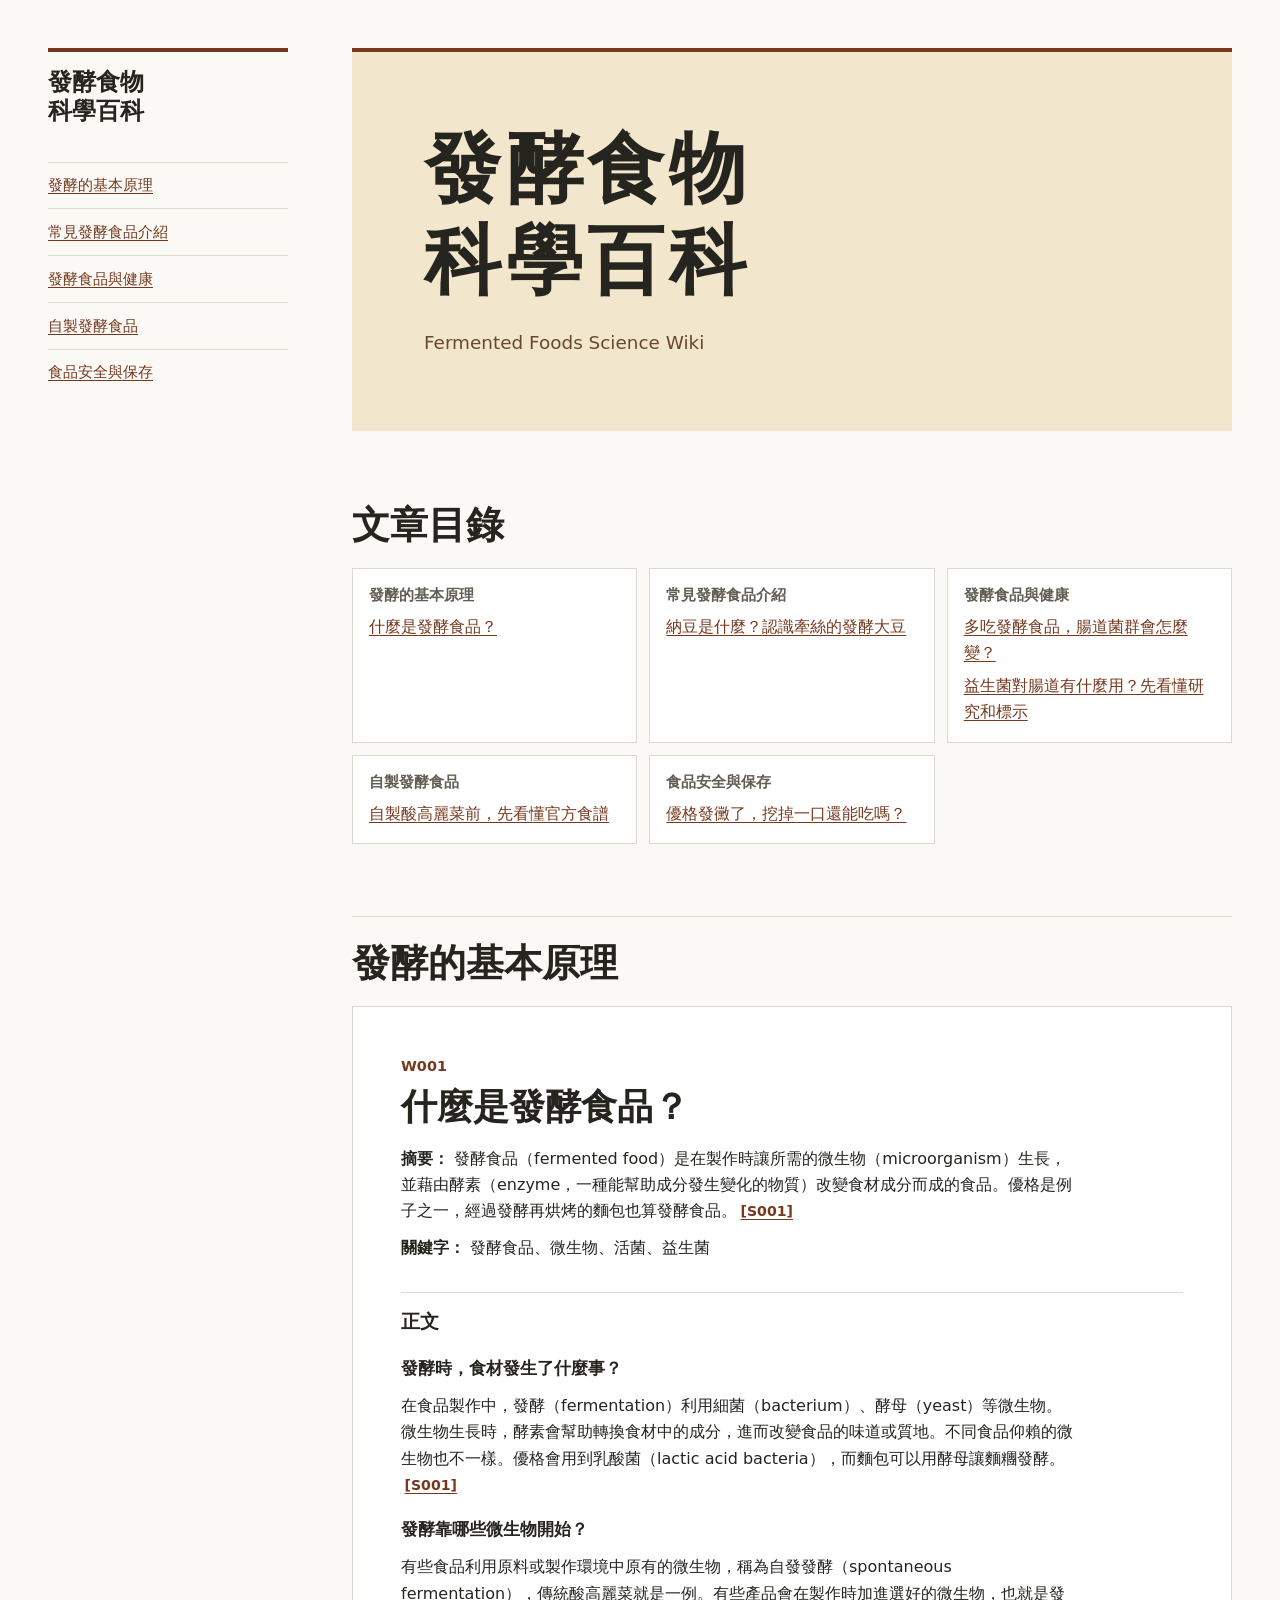
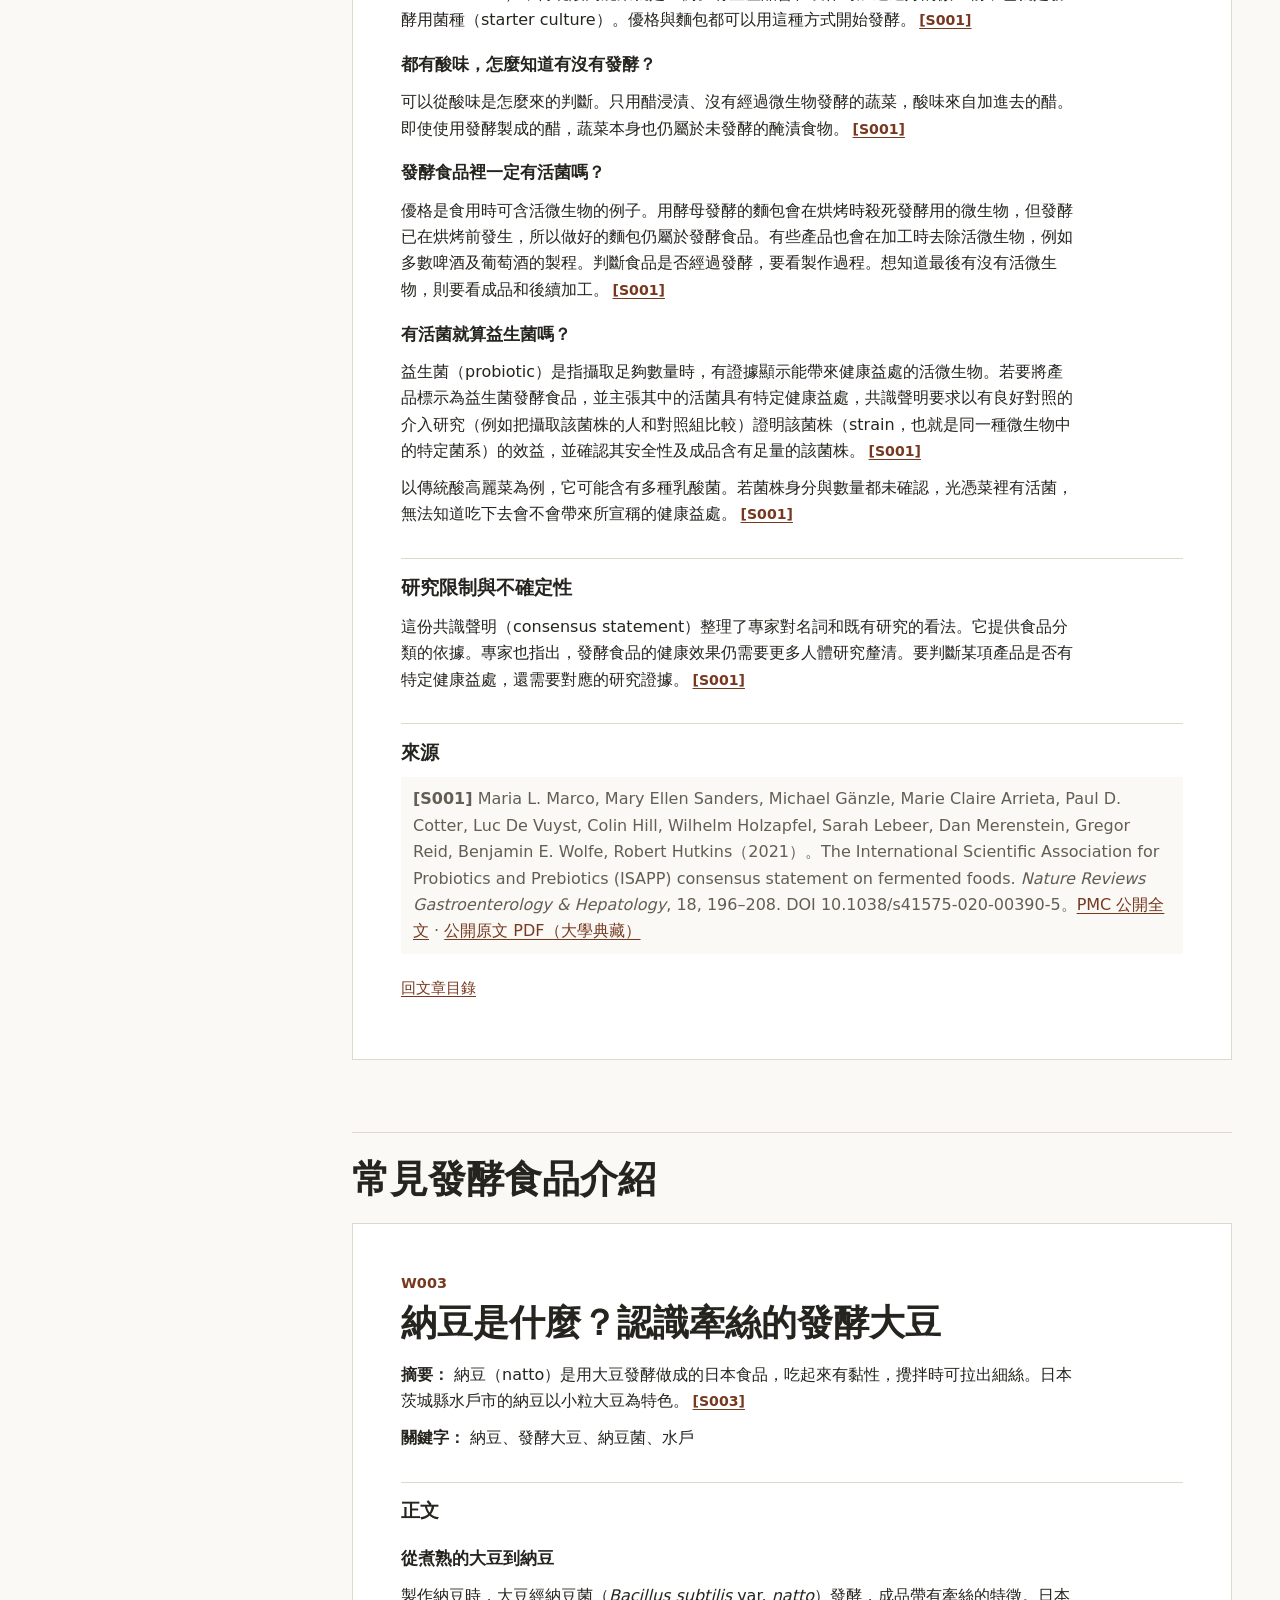
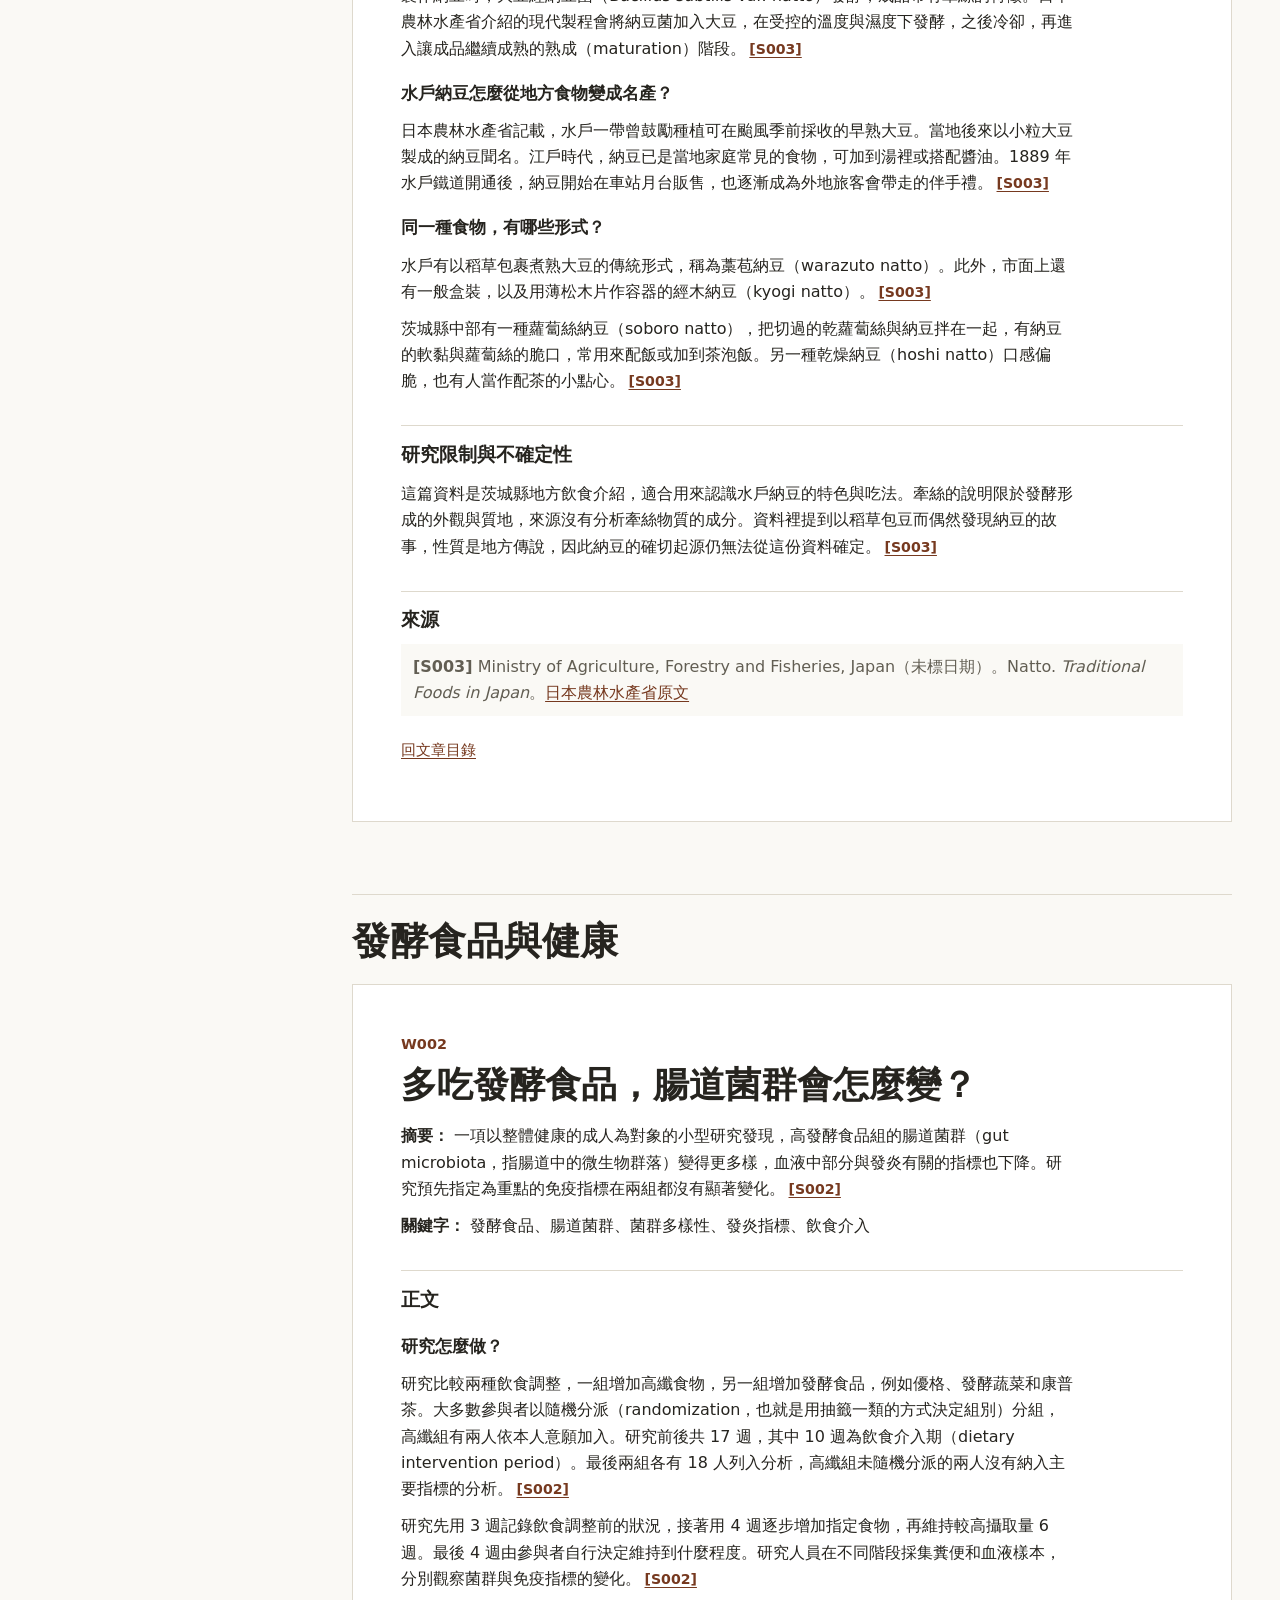
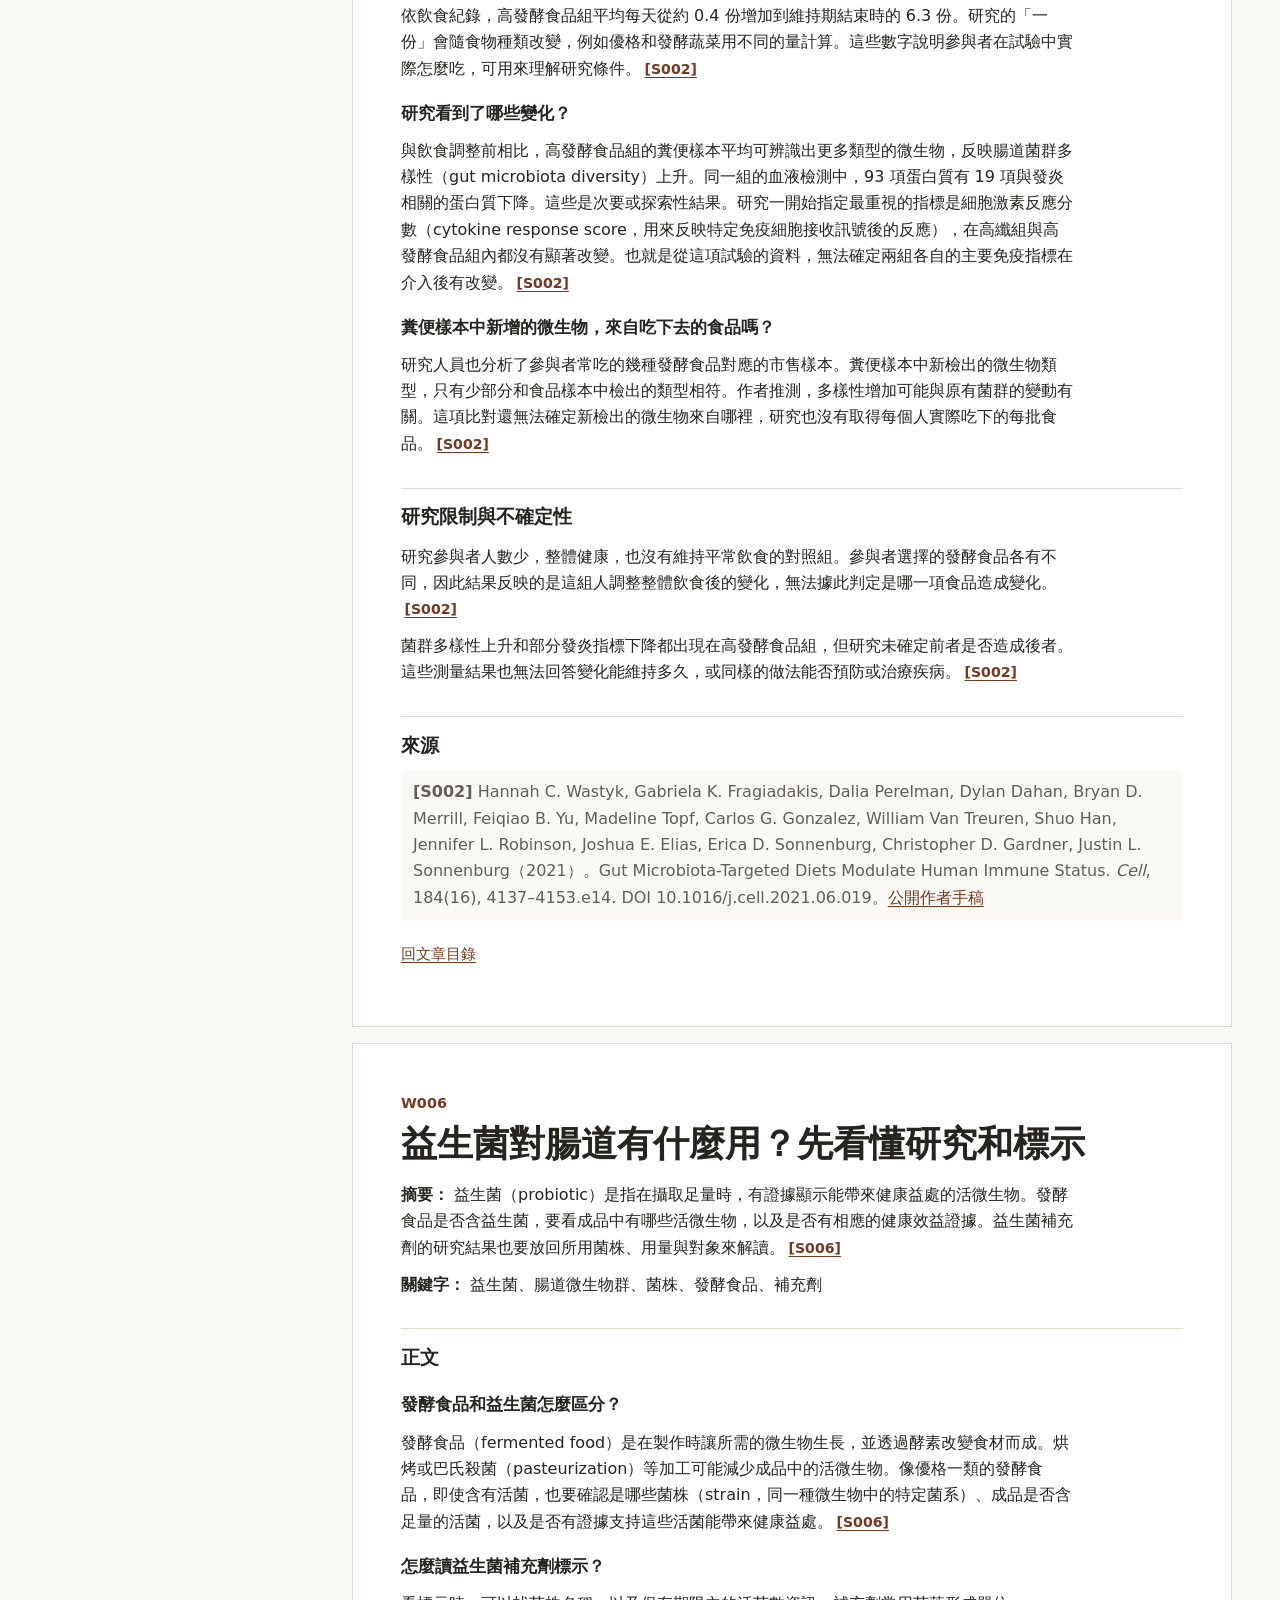
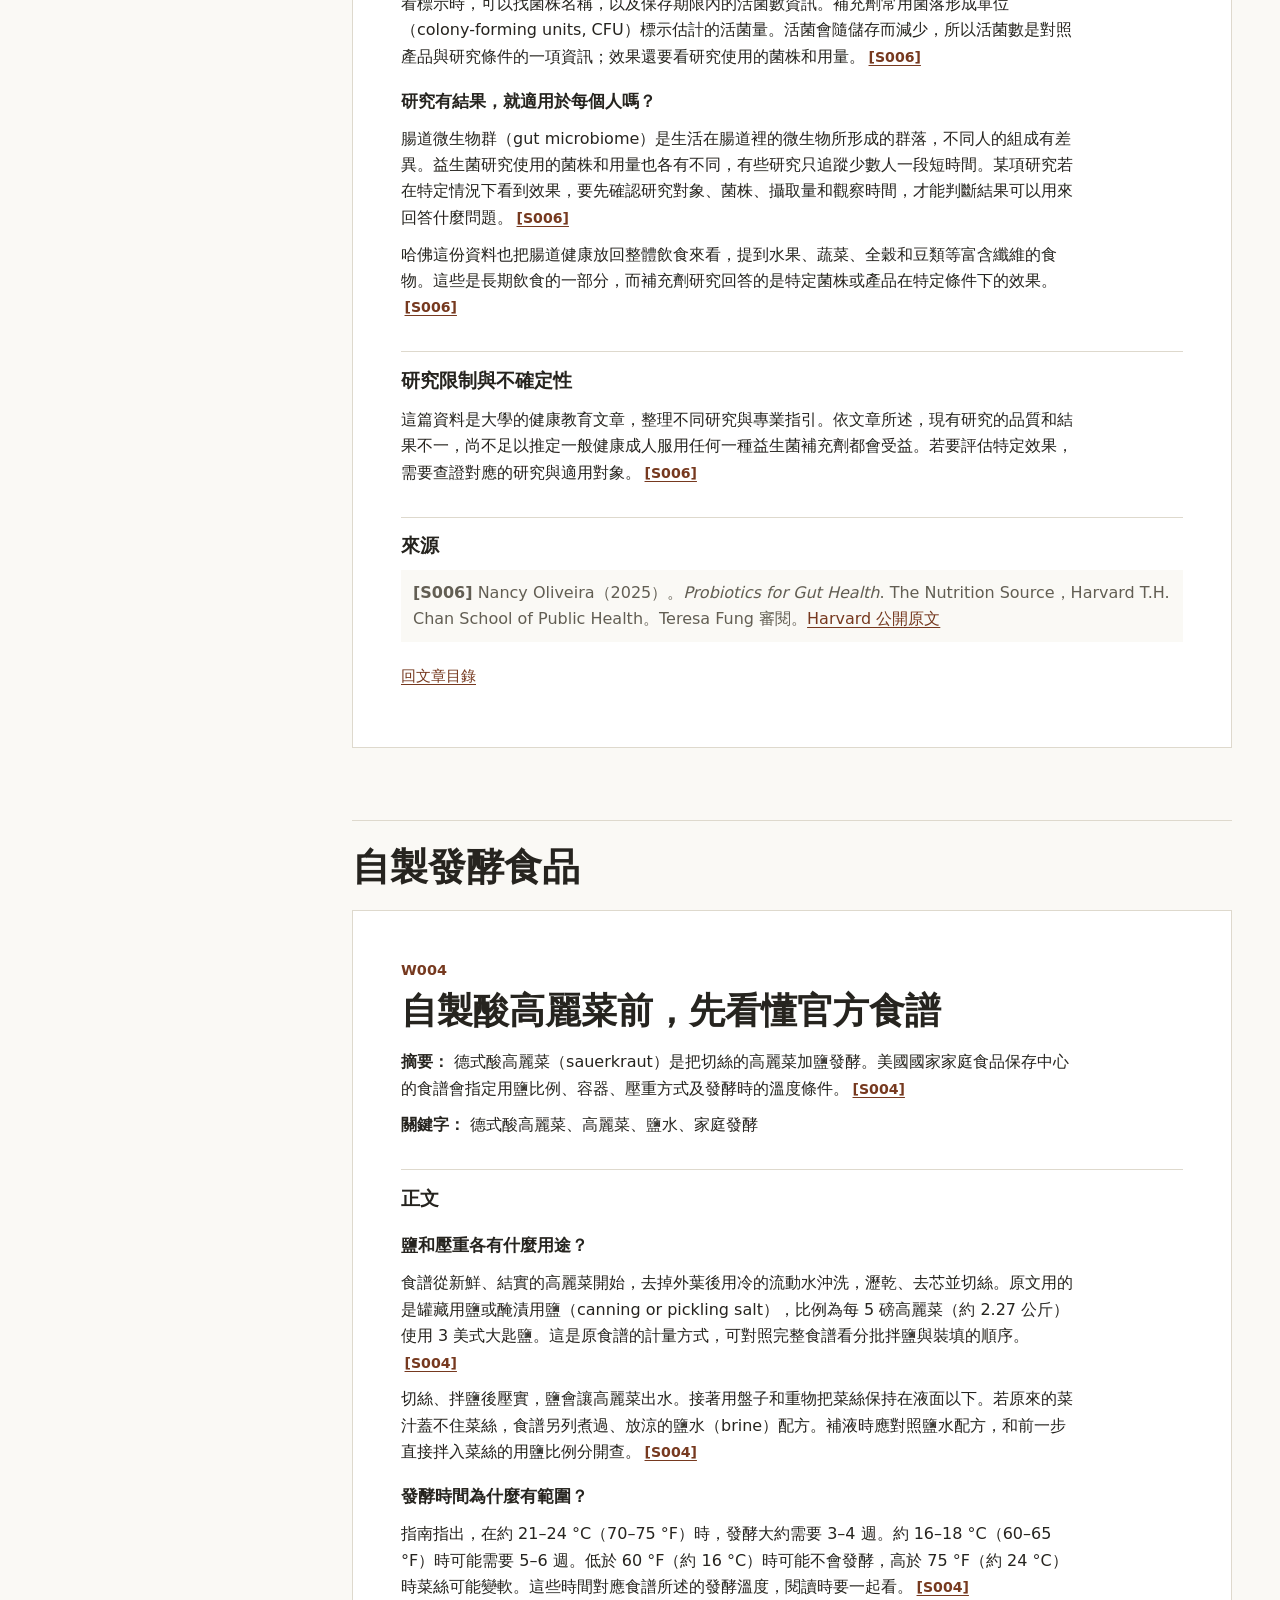
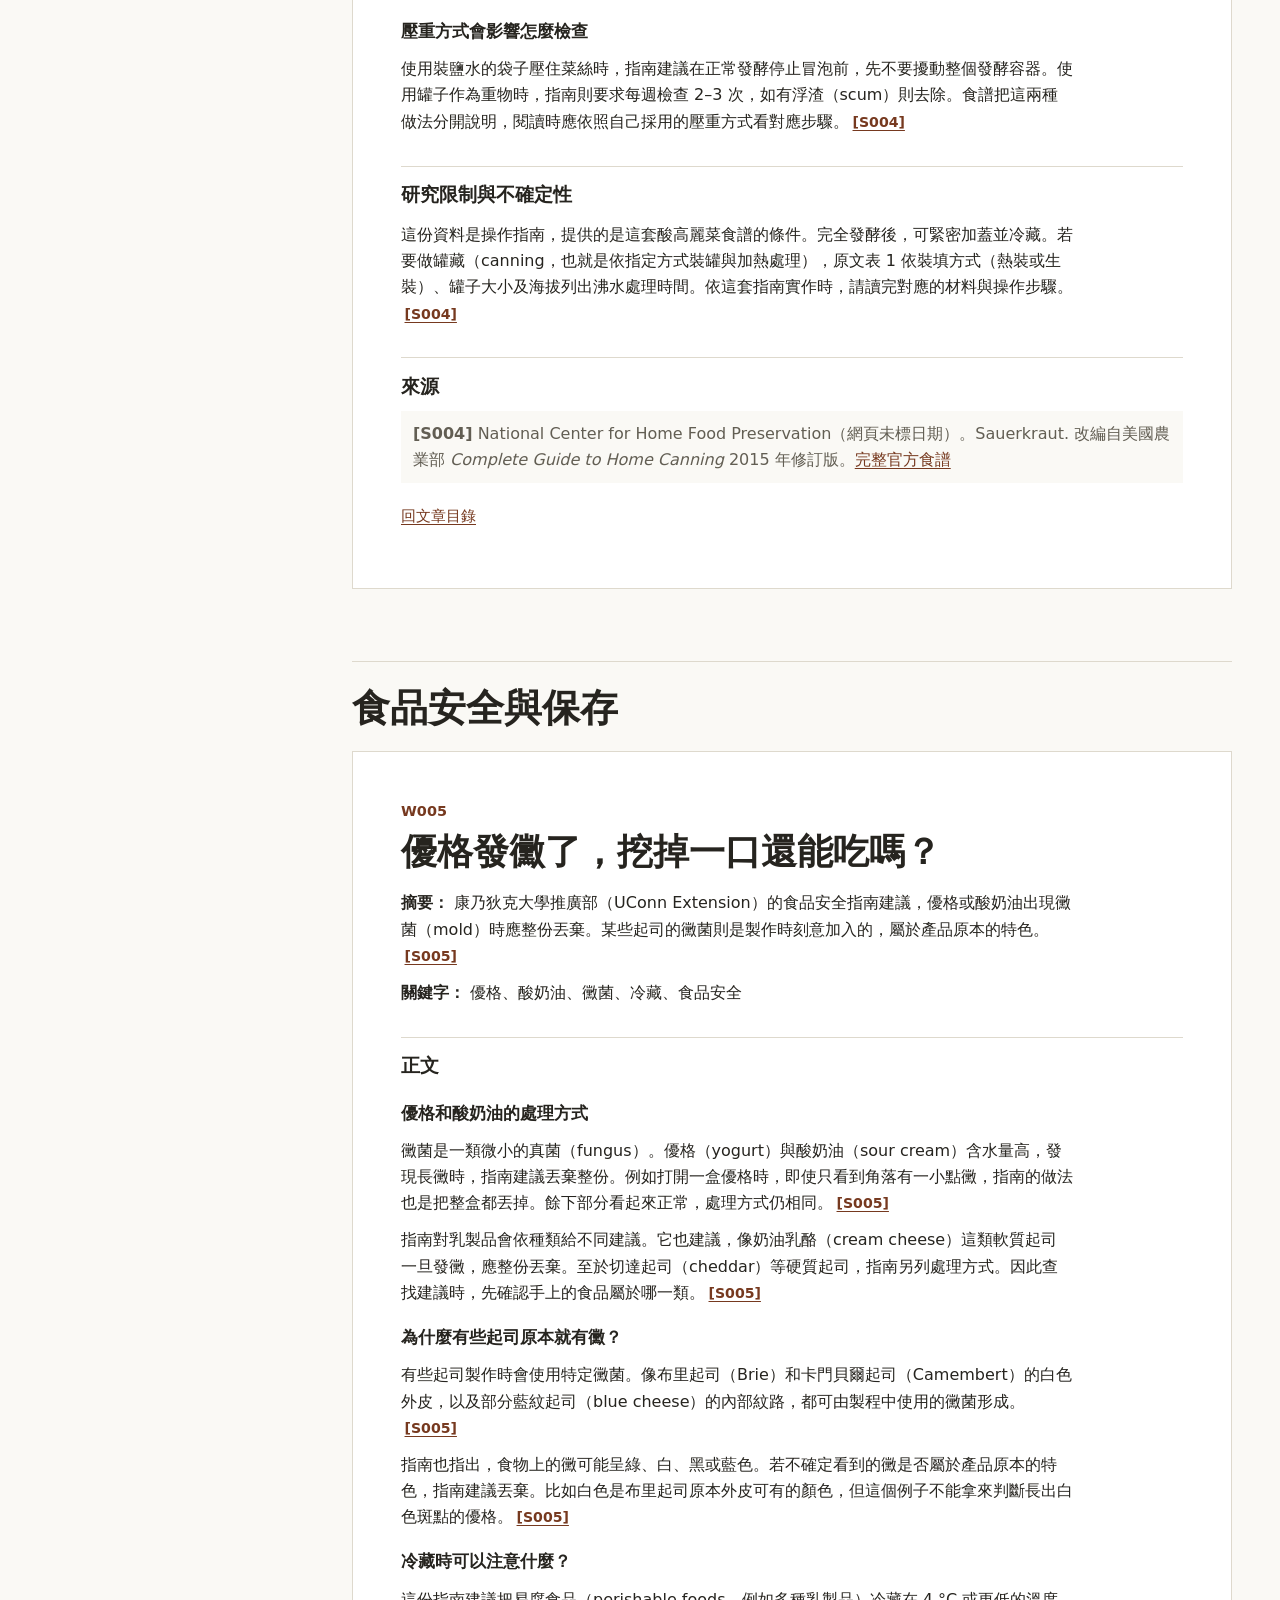
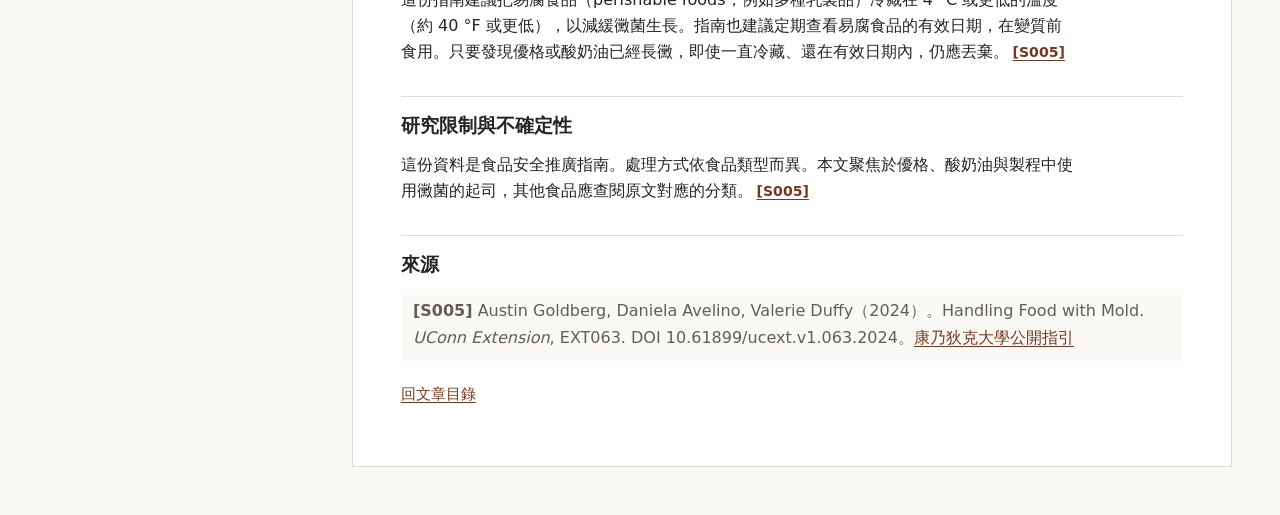
<file: docs/index.html>
<!doctype html>
<!-- Generated by scripts/build_wiki_site.py from wiki/articles/. -->
<html lang="zh-Hant-TW">
<head>
<meta charset="utf-8">
<meta name="viewport" content="width=device-width, initial-scale=1">
<meta name="description" content="閱讀五大發酵食品主題的繁體中文 Wiki 條目與原始文獻。">
<title>發酵食物科學百科</title>
<link rel="stylesheet" href="./styles.css">
</head>
<body>
<a class="skip-link" href="#main">跳至主要內容</a>
<div class="layout">
<aside class="sidebar">
<a class="wordmark" href="#top">發酵食物<br>科學百科</a>
<nav aria-label="主題分類">
<ul>
<li><a href="#principles">發酵的基本原理</a></li>
<li><a href="#foods">常見發酵食品介紹</a></li>
<li><a href="#health">發酵食品與健康</a></li>
<li><a href="#homemade">自製發酵食品</a></li>
<li><a href="#safety">食品安全與保存</a></li>
</ul>
</nav>
</aside>
<main id="main">
<header class="hero" id="top">
<h1>發酵食物<br>科學百科</h1>
<p>Fermented Foods Science Wiki</p>
</header>
<section class="directory" id="directory" aria-labelledby="directory-title">
<h2 id="directory-title">文章目錄</h2>
<div class="directory-grid">
<div class="directory-item"><h3><a href="#principles">發酵的基本原理</a></h3><ul><li><a href="#W001">什麼是發酵食品？</a></li></ul></div>
<div class="directory-item"><h3><a href="#foods">常見發酵食品介紹</a></h3><ul><li><a href="#W003">納豆是什麼？認識牽絲的發酵大豆</a></li></ul></div>
<div class="directory-item"><h3><a href="#health">發酵食品與健康</a></h3><ul><li><a href="#W002">多吃發酵食品，腸道菌群會怎麼變？</a></li>
<li><a href="#W006">益生菌對腸道有什麼用？先看懂研究和標示</a></li></ul></div>
<div class="directory-item"><h3><a href="#homemade">自製發酵食品</a></h3><ul><li><a href="#W004">自製酸高麗菜前，先看懂官方食譜</a></li></ul></div>
<div class="directory-item"><h3><a href="#safety">食品安全與保存</a></h3><ul><li><a href="#W005">優格發黴了，挖掉一口還能吃嗎？</a></li></ul></div>
</div>
</section>
<section class="topic" id="principles" aria-labelledby="topic-principles">
<h2 id="topic-principles">發酵的基本原理</h2>
<article id="W001" aria-labelledby="title-W001">
<header>
<p class="article-id">W001</p>
<h3 id="title-W001">什麼是發酵食品？</h3>
</header>
<p><strong>摘要：</strong> 發酵食品（fermented food）是在製作時讓所需的微生物（microorganism）生長，並藉由酵素（enzyme，一種能幫助成分發生變化的物質）改變食材成分而成的食品。優格是例子之一，經過發酵再烘烤的麵包也算發酵食品。<a class="citation" href="#W001-S001">[S001]</a></p>
<p><strong>關鍵字：</strong> 發酵食品、微生物、活菌、益生菌</p>
<h4>正文</h4>
<h5>發酵時，食材發生了什麼事？</h5>
<p>在食品製作中，發酵（fermentation）利用細菌（bacterium）、酵母（yeast）等微生物。微生物生長時，酵素會幫助轉換食材中的成分，進而改變食品的味道或質地。不同食品仰賴的微生物也不一樣。優格會用到乳酸菌（lactic acid bacteria），而麵包可以用酵母讓麵糰發酵。<a class="citation" href="#W001-S001">[S001]</a></p>
<h5>發酵靠哪些微生物開始？</h5>
<p>有些食品利用原料或製作環境中原有的微生物，稱為自發發酵（spontaneous fermentation），傳統酸高麗菜就是一例。有些產品會在製作時加進選好的微生物，也就是發酵用菌種（starter culture）。優格與麵包都可以用這種方式開始發酵。<a class="citation" href="#W001-S001">[S001]</a></p>
<h5>都有酸味，怎麼知道有沒有發酵？</h5>
<p>可以從酸味是怎麼來的判斷。只用醋浸漬、沒有經過微生物發酵的蔬菜，酸味來自加進去的醋。即使使用發酵製成的醋，蔬菜本身也仍屬於未發酵的醃漬食物。<a class="citation" href="#W001-S001">[S001]</a></p>
<h5>發酵食品裡一定有活菌嗎？</h5>
<p>優格是食用時可含活微生物的例子。用酵母發酵的麵包會在烘烤時殺死發酵用的微生物，但發酵已在烘烤前發生，所以做好的麵包仍屬於發酵食品。有些產品也會在加工時去除活微生物，例如多數啤酒及葡萄酒的製程。判斷食品是否經過發酵，要看製作過程。想知道最後有沒有活微生物，則要看成品和後續加工。<a class="citation" href="#W001-S001">[S001]</a></p>
<h5>有活菌就算益生菌嗎？</h5>
<p>益生菌（probiotic）是指攝取足夠數量時，有證據顯示能帶來健康益處的活微生物。若要將產品標示為益生菌發酵食品，並主張其中的活菌具有特定健康益處，共識聲明要求以有良好對照的介入研究（例如把攝取該菌株的人和對照組比較）證明該菌株（strain，也就是同一種微生物中的特定菌系）的效益，並確認其安全性及成品含有足量的該菌株。<a class="citation" href="#W001-S001">[S001]</a></p>
<p>以傳統酸高麗菜為例，它可能含有多種乳酸菌。若菌株身分與數量都未確認，光憑菜裡有活菌，無法知道吃下去會不會帶來所宣稱的健康益處。<a class="citation" href="#W001-S001">[S001]</a></p>
<h4>研究限制與不確定性</h4>
<p>這份共識聲明（consensus statement）整理了專家對名詞和既有研究的看法。它提供食品分類的依據。專家也指出，發酵食品的健康效果仍需要更多人體研究釐清。要判斷某項產品是否有特定健康益處，還需要對應的研究證據。<a class="citation" href="#W001-S001">[S001]</a></p>
<h4>來源</h4>
<ul class="references">
<li id="W001-S001"><span class="source-id">[S001]</span> Maria L. Marco, Mary Ellen Sanders, Michael Gänzle, Marie Claire Arrieta, Paul D. Cotter, Luc De Vuyst, Colin Hill, Wilhelm Holzapfel, Sarah Lebeer, Dan Merenstein, Gregor Reid, Benjamin E. Wolfe, Robert Hutkins（2021）。The International Scientific Association for Probiotics and Prebiotics (ISAPP) consensus statement on fermented foods. <em>Nature Reviews Gastroenterology &amp; Hepatology</em>, 18, 196–208. DOI 10.1038/s41575-020-00390-5。<a href="https://pmc.ncbi.nlm.nih.gov/articles/PMC7925329/">PMC 公開全文</a> · <a href="https://cris.vub.be/ws/portalfiles/portal/66011463/s41575_020_00390_5.pdf">公開原文 PDF（大學典藏）</a></li>
</ul>
<p class="directory-link"><a href="#directory">回文章目錄</a></p>
</article>
</section>
<section class="topic" id="foods" aria-labelledby="topic-foods">
<h2 id="topic-foods">常見發酵食品介紹</h2>
<article id="W003" aria-labelledby="title-W003">
<header>
<p class="article-id">W003</p>
<h3 id="title-W003">納豆是什麼？認識牽絲的發酵大豆</h3>
</header>
<p><strong>摘要：</strong> 納豆（natto）是用大豆發酵做成的日本食品，吃起來有黏性，攪拌時可拉出細絲。日本茨城縣水戶市的納豆以小粒大豆為特色。<a class="citation" href="#W003-S003">[S003]</a></p>
<p><strong>關鍵字：</strong> 納豆、發酵大豆、納豆菌、水戶</p>
<h4>正文</h4>
<h5>從煮熟的大豆到納豆</h5>
<p>製作納豆時，大豆經納豆菌（<em>Bacillus subtilis</em> var. <em>natto</em>）發酵，成品帶有牽絲的特徵。日本農林水產省介紹的現代製程會將納豆菌加入大豆，在受控的溫度與濕度下發酵，之後冷卻，再進入讓成品繼續成熟的熟成（maturation）階段。<a class="citation" href="#W003-S003">[S003]</a></p>
<h5>水戶納豆怎麼從地方食物變成名產？</h5>
<p>日本農林水產省記載，水戶一帶曾鼓勵種植可在颱風季前採收的早熟大豆。當地後來以小粒大豆製成的納豆聞名。江戶時代，納豆已是當地家庭常見的食物，可加到湯裡或搭配醬油。1889 年水戶鐵道開通後，納豆開始在車站月台販售，也逐漸成為外地旅客會帶走的伴手禮。<a class="citation" href="#W003-S003">[S003]</a></p>
<h5>同一種食物，有哪些形式？</h5>
<p>水戶有以稻草包裹煮熟大豆的傳統形式，稱為藁苞納豆（warazuto natto）。此外，市面上還有一般盒裝，以及用薄松木片作容器的經木納豆（kyogi natto）。<a class="citation" href="#W003-S003">[S003]</a></p>
<p>茨城縣中部有一種蘿蔔絲納豆（soboro natto），把切過的乾蘿蔔絲與納豆拌在一起，有納豆的軟黏與蘿蔔絲的脆口，常用來配飯或加到茶泡飯。另一種乾燥納豆（hoshi natto）口感偏脆，也有人當作配茶的小點心。<a class="citation" href="#W003-S003">[S003]</a></p>
<h4>研究限制與不確定性</h4>
<p>這篇資料是茨城縣地方飲食介紹，適合用來認識水戶納豆的特色與吃法。牽絲的說明限於發酵形成的外觀與質地，來源沒有分析牽絲物質的成分。資料裡提到以稻草包豆而偶然發現納豆的故事，性質是地方傳說，因此納豆的確切起源仍無法從這份資料確定。<a class="citation" href="#W003-S003">[S003]</a></p>
<h4>來源</h4>
<ul class="references">
<li id="W003-S003"><span class="source-id">[S003]</span> Ministry of Agriculture, Forestry and Fisheries, Japan（未標日期）。Natto. <em>Traditional Foods in Japan</em>。<a href="https://www.maff.go.jp/e/policies/market/dento_syoku/menu/natto_ibaraki.html">日本農林水產省原文</a></li>
</ul>
<p class="directory-link"><a href="#directory">回文章目錄</a></p>
</article>
</section>
<section class="topic" id="health" aria-labelledby="topic-health">
<h2 id="topic-health">發酵食品與健康</h2>
<article id="W002" aria-labelledby="title-W002">
<header>
<p class="article-id">W002</p>
<h3 id="title-W002">多吃發酵食品，腸道菌群會怎麼變？</h3>
</header>
<p><strong>摘要：</strong> 一項以整體健康的成人為對象的小型研究發現，高發酵食品組的腸道菌群（gut microbiota，指腸道中的微生物群落）變得更多樣，血液中部分與發炎有關的指標也下降。研究預先指定為重點的免疫指標在兩組都沒有顯著變化。<a class="citation" href="#W002-S002">[S002]</a></p>
<p><strong>關鍵字：</strong> 發酵食品、腸道菌群、菌群多樣性、發炎指標、飲食介入</p>
<h4>正文</h4>
<h5>研究怎麼做？</h5>
<p>研究比較兩種飲食調整，一組增加高纖食物，另一組增加發酵食品，例如優格、發酵蔬菜和康普茶。大多數參與者以隨機分派（randomization，也就是用抽籤一類的方式決定組別）分組，高纖組有兩人依本人意願加入。研究前後共 17 週，其中 10 週為飲食介入期（dietary intervention period）。最後兩組各有 18 人列入分析，高纖組未隨機分派的兩人沒有納入主要指標的分析。<a class="citation" href="#W002-S002">[S002]</a></p>
<p>研究先用 3 週記錄飲食調整前的狀況，接著用 4 週逐步增加指定食物，再維持較高攝取量 6 週。最後 4 週由參與者自行決定維持到什麼程度。研究人員在不同階段採集糞便和血液樣本，分別觀察菌群與免疫指標的變化。<a class="citation" href="#W002-S002">[S002]</a></p>
<p>依飲食紀錄，高發酵食品組平均每天從約 0.4 份增加到維持期結束時的 6.3 份。研究的「一份」會隨食物種類改變，例如優格和發酵蔬菜用不同的量計算。這些數字說明參與者在試驗中實際怎麼吃，可用來理解研究條件。<a class="citation" href="#W002-S002">[S002]</a></p>
<h5>研究看到了哪些變化？</h5>
<p>與飲食調整前相比，高發酵食品組的糞便樣本平均可辨識出更多類型的微生物，反映腸道菌群多樣性（gut microbiota diversity）上升。同一組的血液檢測中，93 項蛋白質有 19 項與發炎相關的蛋白質下降。這些是次要或探索性結果。研究一開始指定最重視的指標是細胞激素反應分數（cytokine response score，用來反映特定免疫細胞接收訊號後的反應），在高纖組與高發酵食品組內都沒有顯著改變。也就是從這項試驗的資料，無法確定兩組各自的主要免疫指標在介入後有改變。<a class="citation" href="#W002-S002">[S002]</a></p>
<h5>糞便樣本中新增的微生物，來自吃下去的食品嗎？</h5>
<p>研究人員也分析了參與者常吃的幾種發酵食品對應的市售樣本。糞便樣本中新檢出的微生物類型，只有少部分和食品樣本中檢出的類型相符。作者推測，多樣性增加可能與原有菌群的變動有關。這項比對還無法確定新檢出的微生物來自哪裡，研究也沒有取得每個人實際吃下的每批食品。<a class="citation" href="#W002-S002">[S002]</a></p>
<h4>研究限制與不確定性</h4>
<p>研究參與者人數少，整體健康，也沒有維持平常飲食的對照組。參與者選擇的發酵食品各有不同，因此結果反映的是這組人調整整體飲食後的變化，無法據此判定是哪一項食品造成變化。<a class="citation" href="#W002-S002">[S002]</a></p>
<p>菌群多樣性上升和部分發炎指標下降都出現在高發酵食品組，但研究未確定前者是否造成後者。這些測量結果也無法回答變化能維持多久，或同樣的做法能否預防或治療疾病。<a class="citation" href="#W002-S002">[S002]</a></p>
<h4>來源</h4>
<ul class="references">
<li id="W002-S002"><span class="source-id">[S002]</span> Hannah C. Wastyk, Gabriela K. Fragiadakis, Dalia Perelman, Dylan Dahan, Bryan D. Merrill, Feiqiao B. Yu, Madeline Topf, Carlos G. Gonzalez, William Van Treuren, Shuo Han, Jennifer L. Robinson, Joshua E. Elias, Erica D. Sonnenburg, Christopher D. Gardner, Justin L. Sonnenburg（2021）。Gut Microbiota-Targeted Diets Modulate Human Immune Status. <em>Cell</em>, 184(16), 4137–4153.e14. DOI 10.1016/j.cell.2021.06.019。<a href="https://pmc.ncbi.nlm.nih.gov/articles/9020749/">公開作者手稿</a></li>
</ul>
<p class="directory-link"><a href="#directory">回文章目錄</a></p>
</article>
<article id="W006" aria-labelledby="title-W006">
<header>
<p class="article-id">W006</p>
<h3 id="title-W006">益生菌對腸道有什麼用？先看懂研究和標示</h3>
</header>
<p><strong>摘要：</strong> 益生菌（probiotic）是指在攝取足量時，有證據顯示能帶來健康益處的活微生物。發酵食品是否含益生菌，要看成品中有哪些活微生物，以及是否有相應的健康效益證據。益生菌補充劑的研究結果也要放回所用菌株、用量與對象來解讀。<a class="citation" href="#W006-S006">[S006]</a></p>
<p><strong>關鍵字：</strong> 益生菌、腸道微生物群、菌株、發酵食品、補充劑</p>
<h4>正文</h4>
<h5>發酵食品和益生菌怎麼區分？</h5>
<p>發酵食品（fermented food）是在製作時讓所需的微生物生長，並透過酵素改變食材而成。烘烤或巴氏殺菌（pasteurization）等加工可能減少成品中的活微生物。像優格一類的發酵食品，即使含有活菌，也要確認是哪些菌株（strain，同一種微生物中的特定菌系）、成品是否含足量的活菌，以及是否有證據支持這些活菌能帶來健康益處。<a class="citation" href="#W006-S006">[S006]</a></p>
<h5>怎麼讀益生菌補充劑標示？</h5>
<p>看標示時，可以找菌株名稱，以及保存期限內的活菌數資訊。補充劑常用菌落形成單位（colony-forming units, CFU）標示估計的活菌量。活菌會隨儲存而減少，所以活菌數是對照產品與研究條件的一項資訊；效果還要看研究使用的菌株和用量。<a class="citation" href="#W006-S006">[S006]</a></p>
<h5>研究有結果，就適用於每個人嗎？</h5>
<p>腸道微生物群（gut microbiome）是生活在腸道裡的微生物所形成的群落，不同人的組成有差異。益生菌研究使用的菌株和用量也各有不同，有些研究只追蹤少數人一段短時間。某項研究若在特定情況下看到效果，要先確認研究對象、菌株、攝取量和觀察時間，才能判斷結果可以用來回答什麼問題。<a class="citation" href="#W006-S006">[S006]</a></p>
<p>哈佛這份資料也把腸道健康放回整體飲食來看，提到水果、蔬菜、全穀和豆類等富含纖維的食物。這些是長期飲食的一部分，而補充劑研究回答的是特定菌株或產品在特定條件下的效果。<a class="citation" href="#W006-S006">[S006]</a></p>
<h4>研究限制與不確定性</h4>
<p>這篇資料是大學的健康教育文章，整理不同研究與專業指引。依文章所述，現有研究的品質和結果不一，尚不足以推定一般健康成人服用任何一種益生菌補充劑都會受益。若要評估特定效果，需要查證對應的研究與適用對象。<a class="citation" href="#W006-S006">[S006]</a></p>
<h4>來源</h4>
<ul class="references">
<li id="W006-S006"><span class="source-id">[S006]</span> Nancy Oliveira（2025）。<em>Probiotics for Gut Health</em>. The Nutrition Source，Harvard T.H. Chan School of Public Health。Teresa Fung 審閱。<a href="https://nutritionsource.hsph.harvard.edu/probiotics/">Harvard 公開原文</a></li>
</ul>
<p class="directory-link"><a href="#directory">回文章目錄</a></p>
</article>
</section>
<section class="topic" id="homemade" aria-labelledby="topic-homemade">
<h2 id="topic-homemade">自製發酵食品</h2>
<article id="W004" aria-labelledby="title-W004">
<header>
<p class="article-id">W004</p>
<h3 id="title-W004">自製酸高麗菜前，先看懂官方食譜</h3>
</header>
<p><strong>摘要：</strong> 德式酸高麗菜（sauerkraut）是把切絲的高麗菜加鹽發酵。美國國家家庭食品保存中心的食譜會指定用鹽比例、容器、壓重方式及發酵時的溫度條件。<a class="citation" href="#W004-S004">[S004]</a></p>
<p><strong>關鍵字：</strong> 德式酸高麗菜、高麗菜、鹽水、家庭發酵</p>
<h4>正文</h4>
<h5>鹽和壓重各有什麼用途？</h5>
<p>食譜從新鮮、結實的高麗菜開始，去掉外葉後用冷的流動水沖洗，瀝乾、去芯並切絲。原文用的是罐藏用鹽或醃漬用鹽（canning or pickling salt），比例為每 5 磅高麗菜（約 2.27 公斤）使用 3 美式大匙鹽。這是原食譜的計量方式，可對照完整食譜看分批拌鹽與裝填的順序。<a class="citation" href="#W004-S004">[S004]</a></p>
<p>切絲、拌鹽後壓實，鹽會讓高麗菜出水。接著用盤子和重物把菜絲保持在液面以下。若原來的菜汁蓋不住菜絲，食譜另列煮過、放涼的鹽水（brine）配方。補液時應對照鹽水配方，和前一步直接拌入菜絲的用鹽比例分開查。<a class="citation" href="#W004-S004">[S004]</a></p>
<h5>發酵時間為什麼有範圍？</h5>
<p>指南指出，在約 21–24 °C（70–75 °F）時，發酵大約需要 3–4 週。約 16–18 °C（60–65 °F）時可能需要 5–6 週。低於 60 °F（約 16 °C）時可能不會發酵，高於 75 °F（約 24 °C）時菜絲可能變軟。這些時間對應食譜所述的發酵溫度，閱讀時要一起看。<a class="citation" href="#W004-S004">[S004]</a></p>
<h5>壓重方式會影響怎麼檢查</h5>
<p>使用裝鹽水的袋子壓住菜絲時，指南建議在正常發酵停止冒泡前，先不要擾動整個發酵容器。使用罐子作為重物時，指南則要求每週檢查 2–3 次，如有浮渣（scum）則去除。食譜把這兩種做法分開說明，閱讀時應依照自己採用的壓重方式看對應步驟。<a class="citation" href="#W004-S004">[S004]</a></p>
<h4>研究限制與不確定性</h4>
<p>這份資料是操作指南，提供的是這套酸高麗菜食譜的條件。完全發酵後，可緊密加蓋並冷藏。若要做罐藏（canning，也就是依指定方式裝罐與加熱處理），原文表 1 依裝填方式（熱裝或生裝）、罐子大小及海拔列出沸水處理時間。依這套指南實作時，請讀完對應的材料與操作步驟。<a class="citation" href="#W004-S004">[S004]</a></p>
<h4>來源</h4>
<ul class="references">
<li id="W004-S004"><span class="source-id">[S004]</span> National Center for Home Food Preservation（網頁未標日期）。Sauerkraut. 改編自美國農業部 <em>Complete Guide to Home Canning</em> 2015 年修訂版。<a href="https://nchfp.uga.edu/how/ferment/recipes/sauerkraut">完整官方食譜</a></li>
</ul>
<p class="directory-link"><a href="#directory">回文章目錄</a></p>
</article>
</section>
<section class="topic" id="safety" aria-labelledby="topic-safety">
<h2 id="topic-safety">食品安全與保存</h2>
<article id="W005" aria-labelledby="title-W005">
<header>
<p class="article-id">W005</p>
<h3 id="title-W005">優格發黴了，挖掉一口還能吃嗎？</h3>
</header>
<p><strong>摘要：</strong> 康乃狄克大學推廣部（UConn Extension）的食品安全指南建議，優格或酸奶油出現黴菌（mold）時應整份丟棄。某些起司的黴菌則是製作時刻意加入的，屬於產品原本的特色。<a class="citation" href="#W005-S005">[S005]</a></p>
<p><strong>關鍵字：</strong> 優格、酸奶油、黴菌、冷藏、食品安全</p>
<h4>正文</h4>
<h5>優格和酸奶油的處理方式</h5>
<p>黴菌是一類微小的真菌（fungus）。優格（yogurt）與酸奶油（sour cream）含水量高，發現長黴時，指南建議丟棄整份。例如打開一盒優格時，即使只看到角落有一小點黴，指南的做法也是把整盒都丟掉。餘下部分看起來正常，處理方式仍相同。<a class="citation" href="#W005-S005">[S005]</a></p>
<p>指南對乳製品會依種類給不同建議。它也建議，像奶油乳酪（cream cheese）這類軟質起司一旦發黴，應整份丟棄。至於切達起司（cheddar）等硬質起司，指南另列處理方式。因此查找建議時，先確認手上的食品屬於哪一類。<a class="citation" href="#W005-S005">[S005]</a></p>
<h5>為什麼有些起司原本就有黴？</h5>
<p>有些起司製作時會使用特定黴菌。像布里起司（Brie）和卡門貝爾起司（Camembert）的白色外皮，以及部分藍紋起司（blue cheese）的內部紋路，都可由製程中使用的黴菌形成。<a class="citation" href="#W005-S005">[S005]</a></p>
<p>指南也指出，食物上的黴可能呈綠、白、黑或藍色。若不確定看到的黴是否屬於產品原本的特色，指南建議丟棄。比如白色是布里起司原本外皮可有的顏色，但這個例子不能拿來判斷長出白色斑點的優格。<a class="citation" href="#W005-S005">[S005]</a></p>
<h5>冷藏時可以注意什麼？</h5>
<p>這份指南建議把易腐食品（perishable foods，例如多種乳製品）冷藏在 4 °C 或更低的溫度（約 40 °F 或更低），以減緩黴菌生長。指南也建議定期查看易腐食品的有效日期，在變質前食用。只要發現優格或酸奶油已經長黴，即使一直冷藏、還在有效日期內，仍應丟棄。<a class="citation" href="#W005-S005">[S005]</a></p>
<h4>研究限制與不確定性</h4>
<p>這份資料是食品安全推廣指南。處理方式依食品類型而異。本文聚焦於優格、酸奶油與製程中使用黴菌的起司，其他食品應查閱原文對應的分類。<a class="citation" href="#W005-S005">[S005]</a></p>
<h4>來源</h4>
<ul class="references">
<li id="W005-S005"><span class="source-id">[S005]</span> Austin Goldberg, Daniela Avelino, Valerie Duffy（2024）。Handling Food with Mold. <em>UConn Extension</em>, EXT063. DOI 10.61899/ucext.v1.063.2024。<a href="https://extension.uconn.edu/publication/handling-food-with-mold/">康乃狄克大學公開指引</a></li>
</ul>
<p class="directory-link"><a href="#directory">回文章目錄</a></p>
</article>
</section>
</main>
</div>
</body>
</html>
</file>
<file: docs/styles.css>
:root {
  color-scheme: light;
  --paper: #faf9f5;
  --surface: #fff;
  --ink: #26241f;
  --muted: #625e53;
  --accent: #76391f;
  --rule: #ded9cd;
  --highlight: #f2e6cc;
  font-family: system-ui, "PingFang TC", "Microsoft JhengHei", sans-serif;
  line-height: 1.65;
}

* { box-sizing: border-box; }

body {
  margin: 0;
  background: var(--paper);
  color: var(--ink);
}

a {
  color: var(--accent);
  text-decoration-thickness: .07em;
  text-underline-offset: .2em;
}

a:hover { text-decoration-thickness: .14em; }

a:focus-visible {
  outline: 2px solid currentColor;
  outline-offset: 4px;
  border-radius: 2px;
}

:target { scroll-margin-block-start: 1.25rem; }

.skip-link {
  position: fixed;
  z-index: 2;
  inset: .75rem auto auto .75rem;
  padding: .5rem 1rem;
  background: var(--surface);
  transform: translateY(-250%);
}

.skip-link:focus { transform: none; }

.layout {
  display: grid;
  grid-template-columns: minmax(12rem, 15rem) minmax(0, 65rem);
  gap: clamp(1.5rem, 5vw, 5.5rem);
  max-width: 86rem;
  margin-inline: auto;
  padding: clamp(1rem, 4vw, 3rem);
}

.sidebar {
  position: sticky;
  top: 2rem;
  align-self: start;
  border-block-start: 4px solid var(--accent);
}

.wordmark {
  display: inline-block;
  padding-block: 1rem 2.25rem;
  color: var(--ink);
  font-family: "Songti TC", "PMingLiU", Georgia, serif;
  font-size: 1.5rem;
  font-weight: 700;
  line-height: 1.2;
  text-decoration: none;
}

nav ul {
  display: grid;
  margin: 0;
  padding: 0;
  list-style: none;
}

nav a {
  display: block;
  border-block-start: 1px solid var(--rule);
  padding: .65rem 0;
  font-size: .95rem;
}

.hero {
  padding: clamp(1.6rem, 6vw, 4.5rem);
  border-block-start: 4px solid var(--accent);
  background: var(--highlight);
}

.hero h1,
h2,
article h3 {
  font-family: "Songti TC", "PMingLiU", Georgia, serif;
  line-height: 1.2;
}

.hero h1 {
  max-width: 100%;
  margin: 0;
  font-size: clamp(2.4rem, 6vw, 5.7rem);
  letter-spacing: .06em;
}

.hero p {
  margin: 1.25rem 0 0;
  color: #68492f;
  font-size: clamp(.95rem, 1.6vw, 1.15rem);
}

.directory,
.topic { margin-block-start: clamp(2.25rem, 6vw, 4.5rem); }

h2 {
  margin: 0 0 1.25rem;
  font-size: clamp(1.55rem, 3.5vw, 2.35rem);
}

.directory-grid {
  display: grid;
  grid-template-columns: repeat(auto-fit, minmax(min(100%, 14rem), 1fr));
  gap: .75rem;
}

.directory-item {
  min-width: 0;
  padding: .9rem 1rem 1rem;
  border: 1px solid var(--rule);
  background: var(--surface);
}

.directory-item h3 {
  margin: 0;
  font-size: .95rem;
}

.directory-item h3 a {
  color: var(--muted);
  text-decoration: none;
}

.directory-item h3 a:hover { text-decoration: underline; }

.directory-item ul {
  margin: .35rem 0 0;
  padding: 0;
  list-style: none;
}

.directory-item li + li { margin-block-start: .4rem; }

.directory-item p {
  margin: .35rem 0 0;
  color: var(--muted);
}

.topic {
  padding-block-start: 1.5rem;
  border-block-start: 1px solid var(--rule);
}

article {
  margin-block-start: 1rem;
  border: 1px solid var(--rule);
  padding: clamp(1rem, 4vw, 3rem);
  background: var(--surface);
  overflow-wrap: break-word;
}

article:target { border-color: var(--accent); }

.article-id {
  margin: 0 0 .45rem;
  color: var(--accent);
  font-size: .9rem;
  font-weight: 700;
}

article h3 {
  margin: 0 0 1rem;
  font-size: clamp(1.45rem, 3vw, 2.25rem);
}

article h4 {
  margin: 1.9rem 0 .5rem;
  border-block-start: 1px solid var(--rule);
  padding-block-start: .8rem;
  font-size: 1.2rem;
}

article h5 {
  margin: 1.1rem 0 .3rem;
  font-size: 1.05rem;
}

article p {
  max-width: 42em;
  margin: .65rem 0;
}

.citation {
  display: inline-block;
  margin-inline-start: .25em;
  font-size: .88em;
  font-weight: 650;
}

.references {
  margin: 0;
  padding: 0;
  color: var(--muted);
  list-style: none;
  overflow-wrap: anywhere;
}

.references li {
  margin: .5rem 0;
  padding: .6rem .75rem;
  background: var(--paper);
}

.references li:target { outline: 2px solid var(--accent); }

.source-id { font-weight: 700; }

.directory-link {
  padding-block-start: .7rem;
  font-size: .95rem;
}

@media (max-width: 47rem) {
  .layout { grid-template-columns: minmax(0, 1fr); }

  .sidebar {
    position: static;
    padding-block-end: .6rem;
    border-block-start: 0;
    border-block-end: 1px solid var(--rule);
  }

  .wordmark { padding-block: .25rem .75rem; }
  .wordmark br { display: none; }

  nav ul {
    display: flex;
    flex-wrap: wrap;
    gap: .2rem .9rem;
  }

  nav a {
    padding: .35rem 0;
    border: 0;
  }
}
</file>
